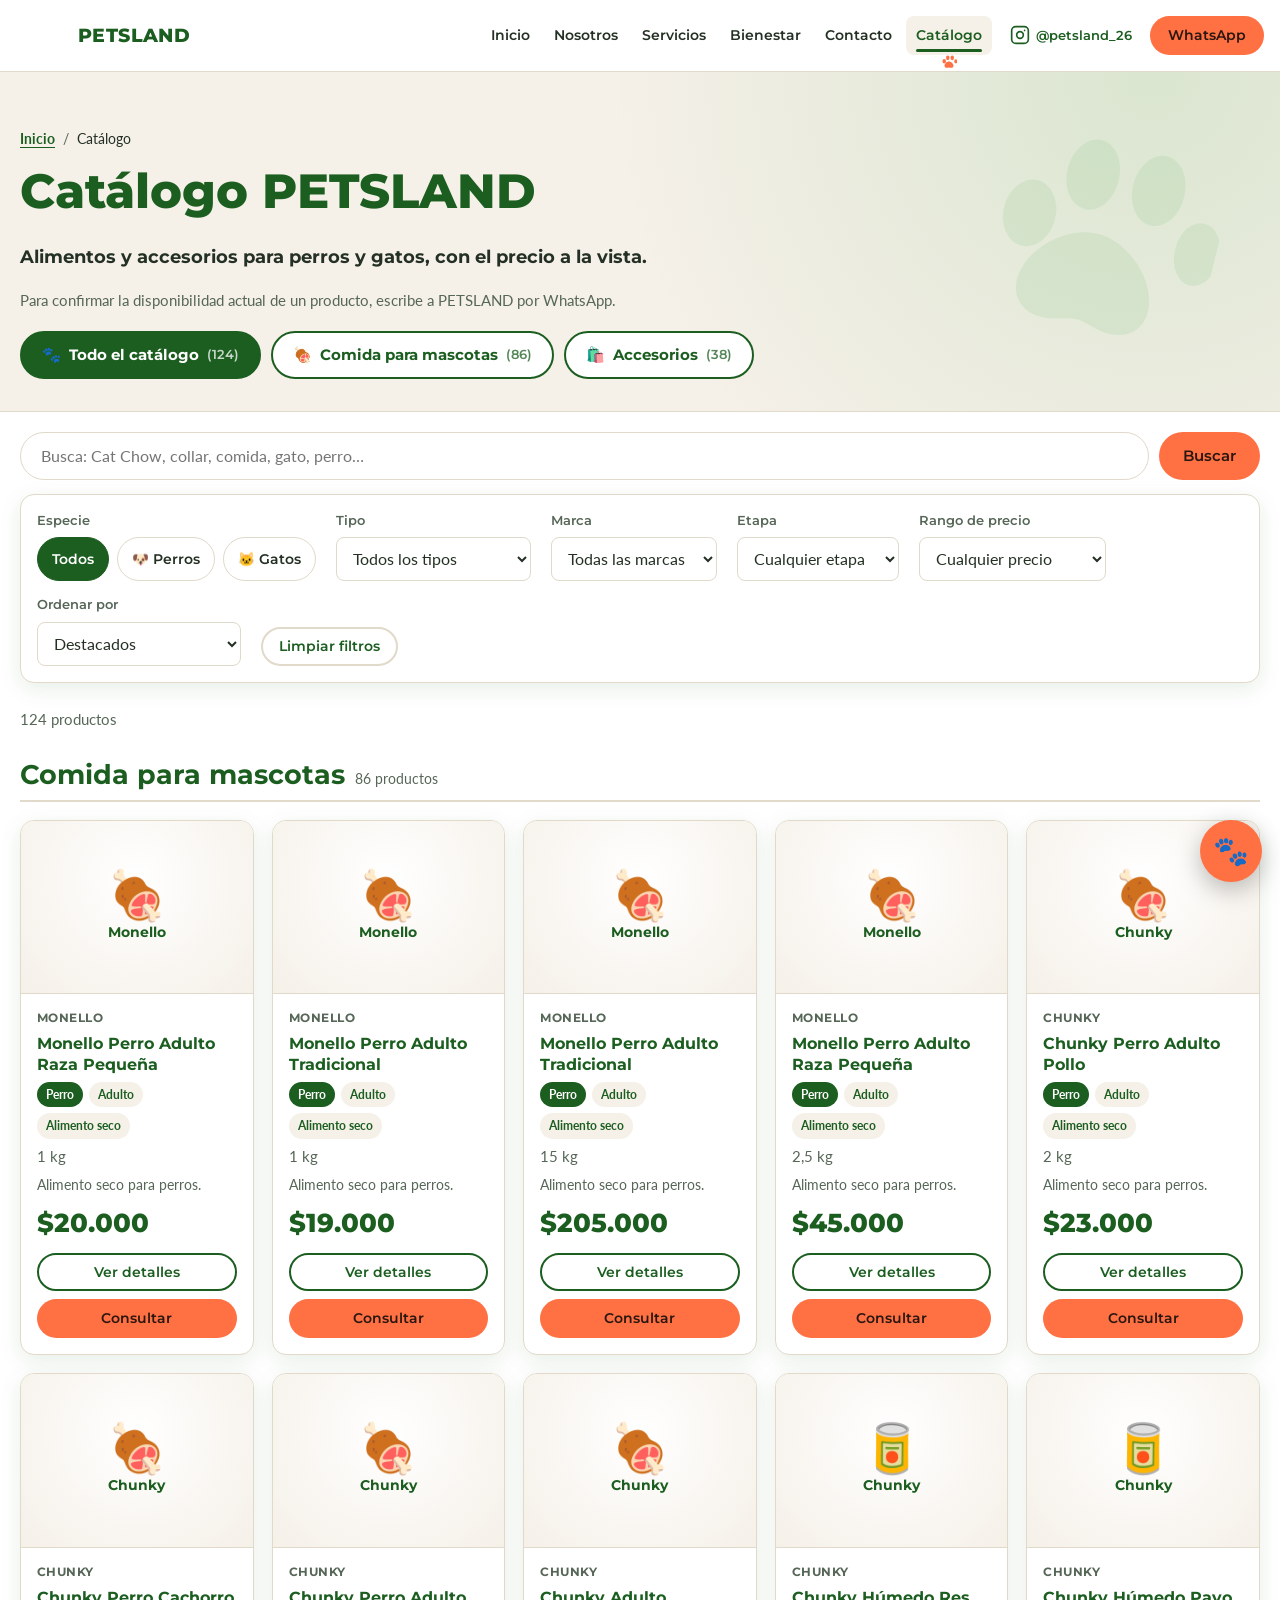
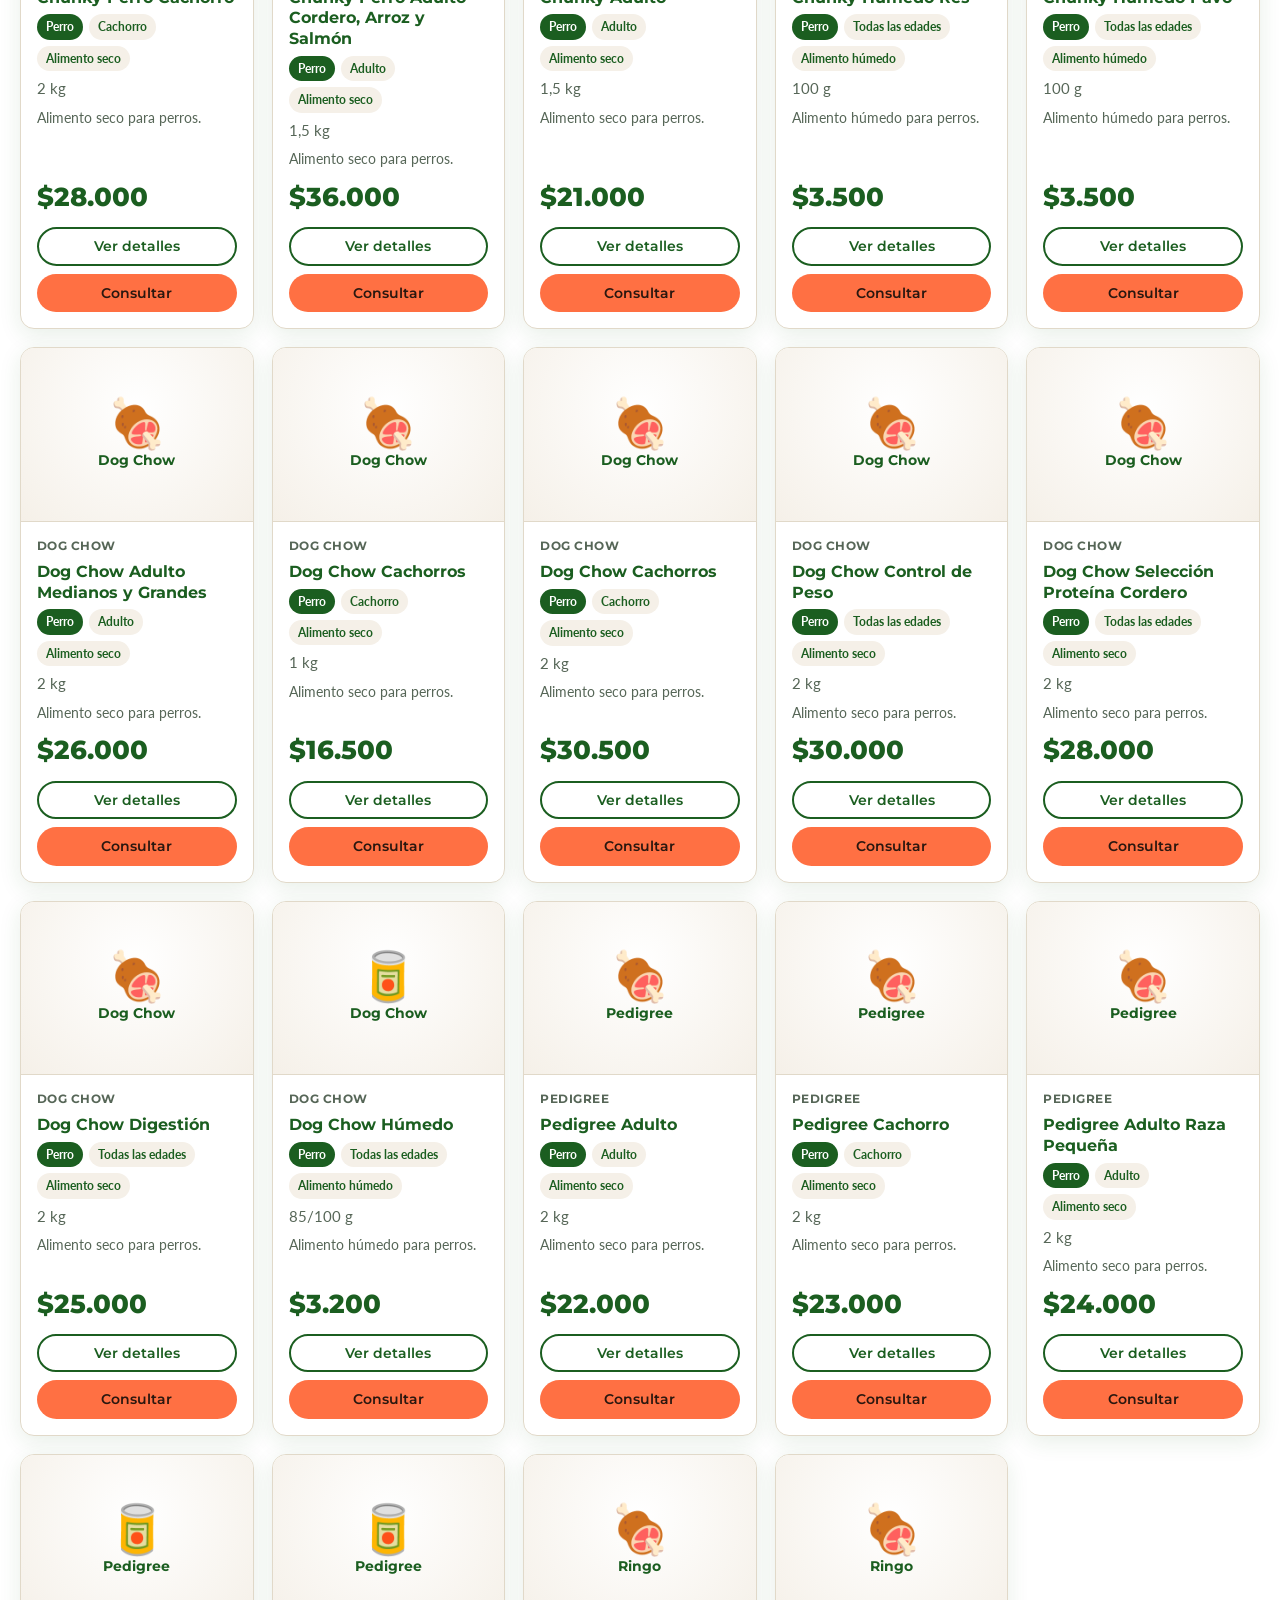
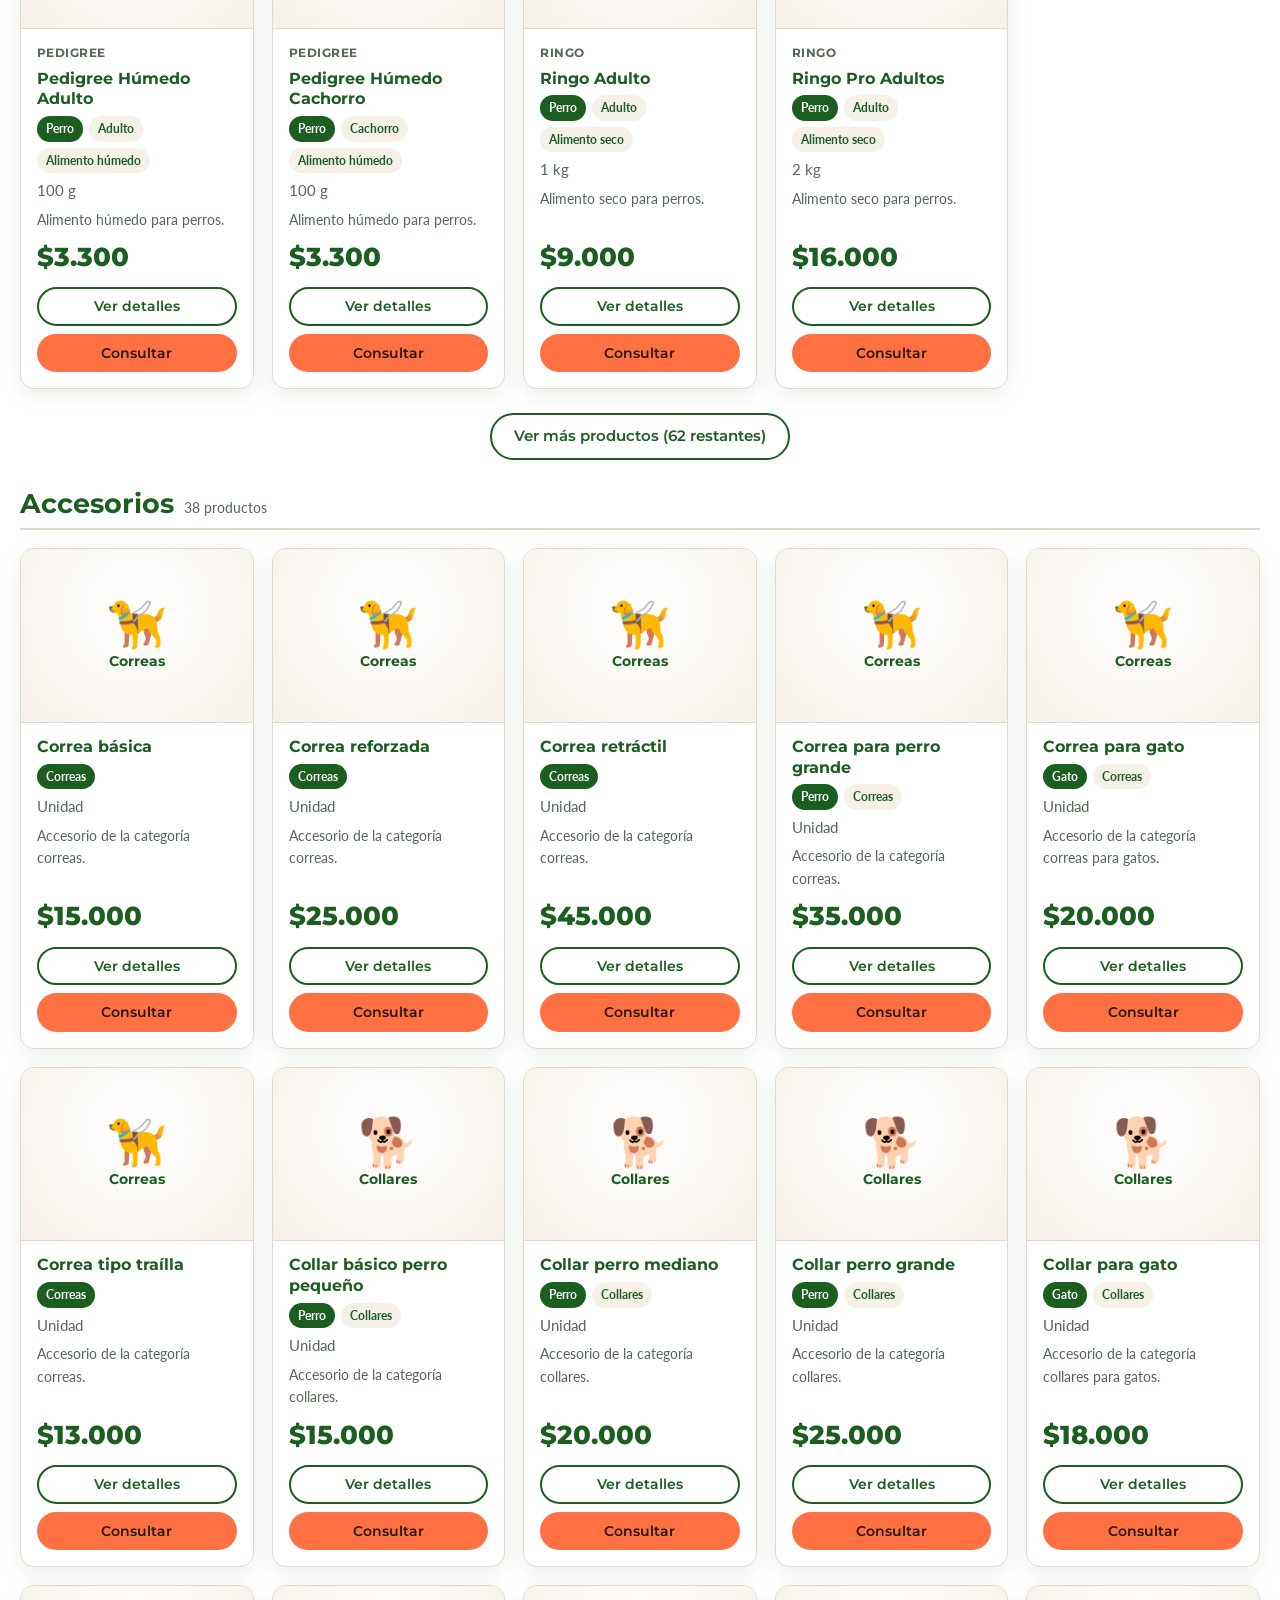
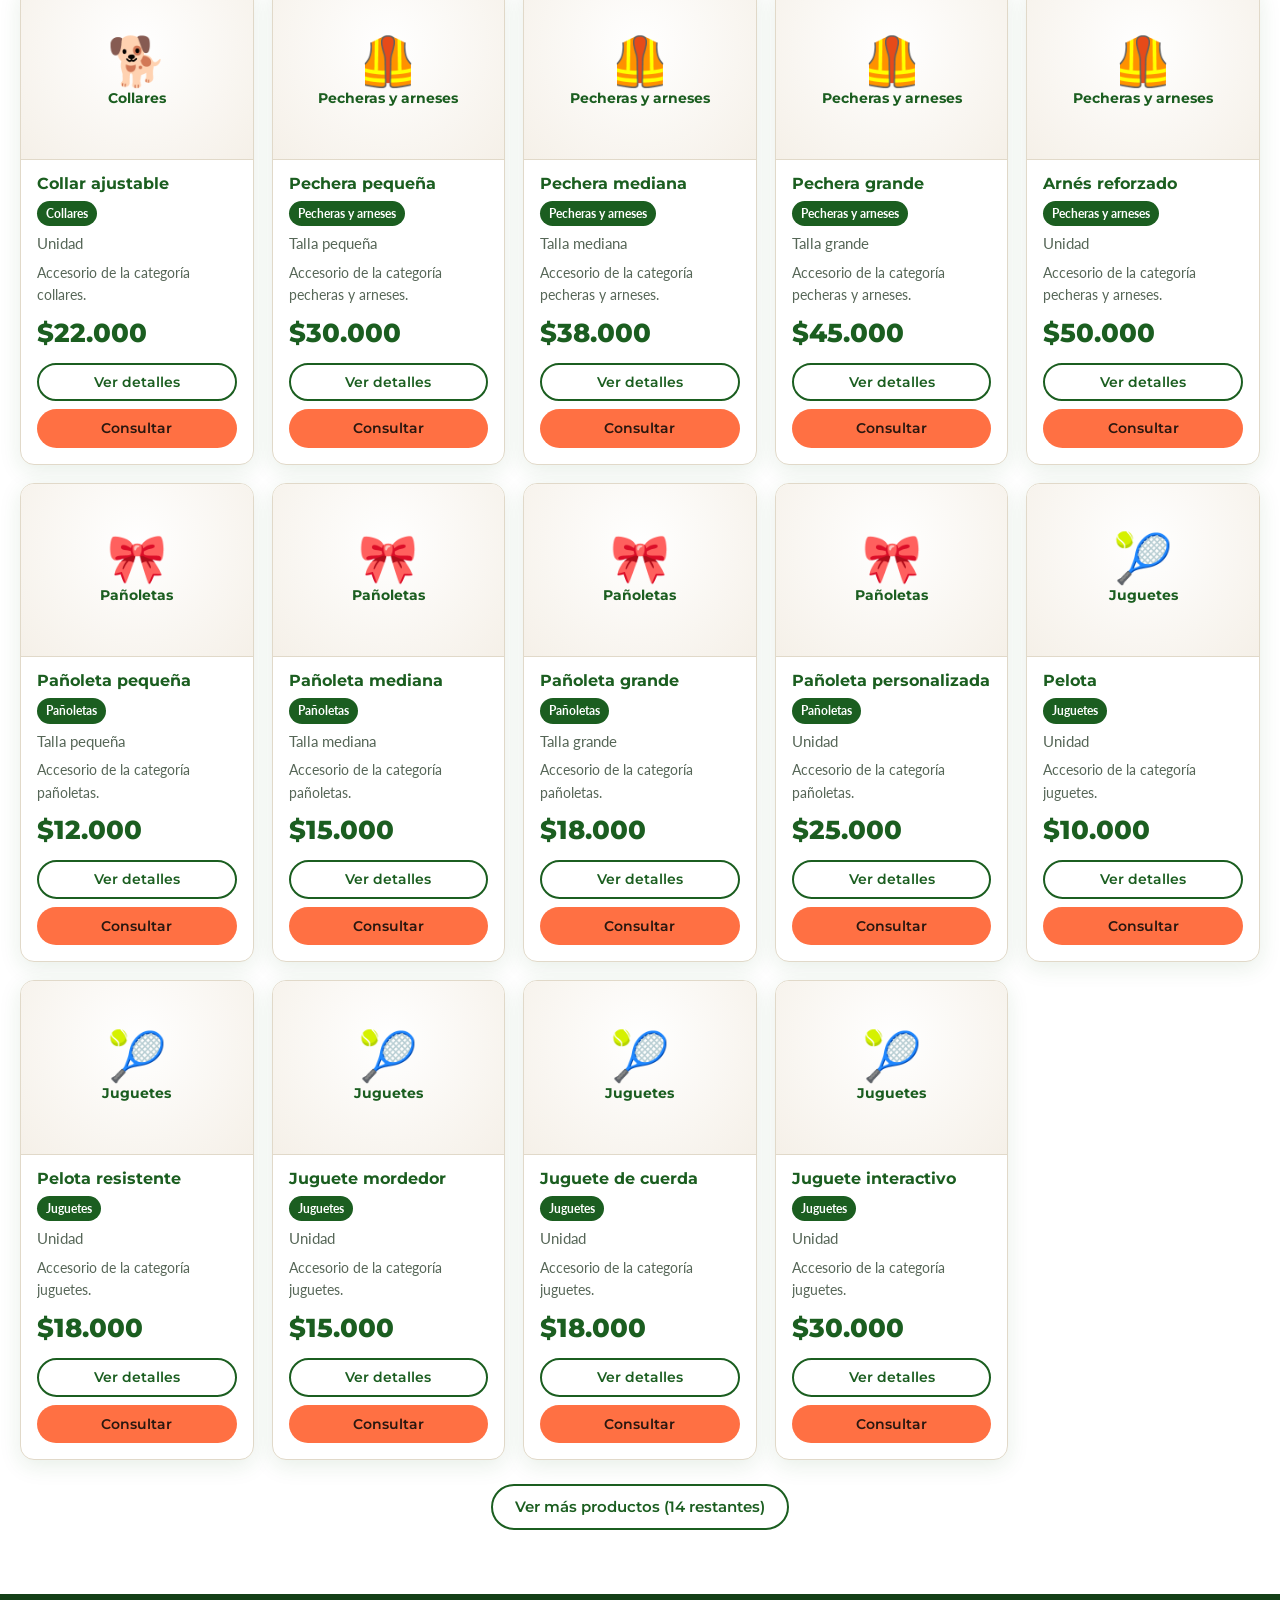
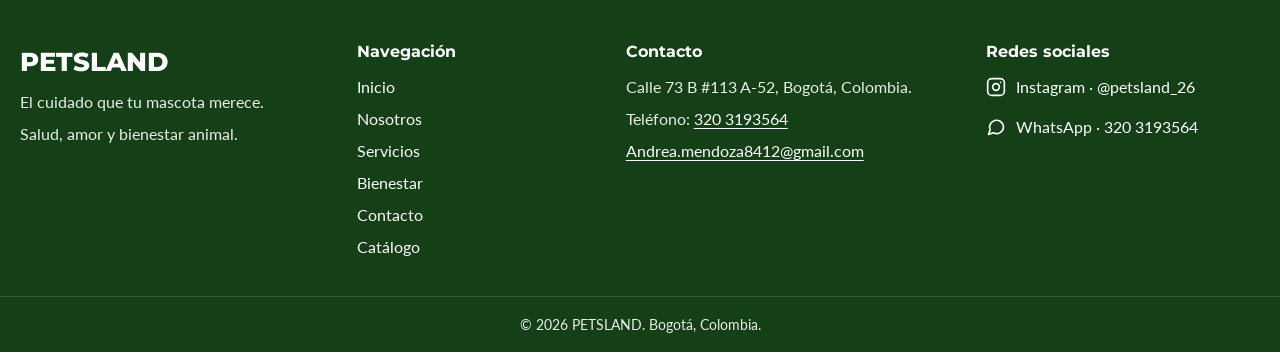
<file: catalogo (1).html>
<!DOCTYPE html>
<html lang="es">
  <head>
    <meta charset="UTF-8" />
    <meta name="viewport" content="width=device-width, initial-scale=1" />
    <title>
      Catálogo PETSLAND | Alimentos y accesorios para perros y gatos
    </title>
    <meta
      name="description"
      content="Catálogo de PETSLAND: alimentos y accesorios para perros y gatos con el precio a la vista. Busca por marca, especie o categoría."
    />
    <meta name="theme-color" content="#1B5E20" />
    <link rel="preconnect" href="https://fonts.googleapis.com" />
    <link rel="preconnect" href="https://fonts.gstatic.com" crossorigin />
    <link
      href="https://fonts.googleapis.com/css2?family=Lato:wght@400;700&family=Montserrat:wght@500;600;700;800&display=swap"
      rel="stylesheet"
    />
    <link rel="stylesheet" href="catalogo.css" />
  </head>
  <body>
    <a class="skip-link" href="#resultados">Saltar al catálogo</a>

    <!-- ENCABEZADO -->
    <header class="site-header" id="top">
      <div class="header-inner">
        <a
          class="brand"
          href="index.html"
          aria-label="PETSLAND, volver al inicio"
        >
          <video
            class="brand-logo"
            autoplay
            muted
            loop
            playsinline
            preload="metadata"
            aria-hidden="true"
          >
            <source
              src="https://videotourl.com/videos/1790281864009-19416ce6-12de-4b8e-9f9b-3872ed444907.mp4"
              type="video/mp4"
            />
          </video>
          <span class="brand-name">PETSLAND</span>
        </a>

        <nav id="menu" class="main-nav" aria-label="Navegación principal">
          <ul>
            <li><a href="index.html">Inicio</a></li>
            <li><a href="index.html#nosotros">Nosotros</a></li>
            <li><a href="index.html#servicios">Servicios</a></li>
            <li><a href="index.html#bienestar">Bienestar</a></li>
            <li><a href="index.html#contacto">Contacto</a></li>
            <li><a href="catalogo.html" aria-current="page">Catálogo</a></li>
          </ul>
          <a
            class="nav-ig"
            href="https://www.instagram.com/petsland_26/"
            target="_blank"
            rel="noopener"
            aria-label="Instagram de PETSLAND, @petsland_26"
            ><svg class="ico" viewBox="0 0 24 24" aria-hidden="true">
              <rect x="2" y="2" width="20" height="20" rx="5" />
              <circle cx="12" cy="12" r="4" />
              <path d="M17.5 6.5h.01" /></svg
            ><span>@petsland_26</span></a
          >
          <a
            class="btn btn-primary btn-sm"
            id="header-wa"
            href="https://wa.me/573203193564"
            target="_blank"
            rel="noopener"
            >WhatsApp</a
          >
        </nav>

        <button
          class="burger"
          id="burger"
          type="button"
          aria-label="Abrir menú"
          aria-expanded="false"
          aria-controls="menu"
        >
          <span></span><span></span><span></span>
        </button>
      </div>
    </header>

    <main>
      <!-- TÍTULO Y CATEGORÍAS -->
      <section class="cat-hero" aria-labelledby="cat-title">
        <div class="container">
          <nav class="crumbs" aria-label="Ruta de navegación">
            <a href="index.html">Inicio</a>
            <span aria-hidden="true">/</span>
            <span aria-current="page">Catálogo</span>
          </nav>
          <h1 id="cat-title">Catálogo PETSLAND</h1>
          <p class="lead">
            Alimentos y accesorios para perros y gatos, con el precio a la
            vista.
          </p>
          <p class="small-note">
            Para confirmar la disponibilidad actual de un producto, escribe a
            PETSLAND por WhatsApp.
          </p>

          <div
            class="group-tabs"
            id="group-tabs"
            role="group"
            aria-label="Categorías del catálogo"
          >
            <button
              type="button"
              class="group-tab is-on"
              data-group="todos"
              aria-pressed="true"
            >
              <span aria-hidden="true">🐾</span> Todo el catálogo
              <small id="n-todos"></small>
            </button>
            <button
              type="button"
              class="group-tab"
              data-group="comida"
              aria-pressed="false"
            >
              <span aria-hidden="true">🍖</span> Comida para mascotas
              <small id="n-comida"></small>
            </button>
            <button
              type="button"
              class="group-tab"
              data-group="accesorios"
              aria-pressed="false"
            >
              <span aria-hidden="true">🛍️</span> Accesorios
              <small id="n-accesorios"></small>
            </button>
          </div>
        </div>
      </section>

      <!-- BUSCADOR Y FILTROS -->
      <section
        class="toolbar"
        id="buscar"
        aria-label="Buscar y filtrar productos"
      >
        <div class="container">
          <form class="search-row" id="search-form" role="search">
            <label class="sr-only" for="f-search">Buscar productos</label>
            <input
              id="f-search"
              type="search"
              placeholder="Busca: Cat Chow, collar, comida, gato, perro…"
              autocomplete="off"
            />
            <button type="submit" class="btn btn-primary">Buscar</button>
          </form>

          <div class="filters">
            <div class="field">
              <span class="field-label" id="lbl-especie">Especie</span>
              <div
                class="chips"
                id="f-species"
                role="group"
                aria-labelledby="lbl-especie"
              >
                <button
                  type="button"
                  class="chip is-on"
                  data-value="todos"
                  aria-pressed="true"
                >
                  Todos
                </button>
                <button
                  type="button"
                  class="chip"
                  data-value="perro"
                  aria-pressed="false"
                >
                  🐶 Perros
                </button>
                <button
                  type="button"
                  class="chip"
                  data-value="gato"
                  aria-pressed="false"
                >
                  🐱 Gatos
                </button>
              </div>
            </div>

            <div class="field">
              <label for="f-sub">Tipo</label>
              <select id="f-sub"></select>
            </div>

            <div class="field" id="field-brand">
              <label for="f-brand">Marca</label>
              <select id="f-brand"></select>
            </div>

            <div class="field" id="field-stage">
              <label for="f-stage">Etapa</label>
              <select id="f-stage"></select>
            </div>

            <div class="field">
              <label for="f-price">Rango de precio</label>
              <select id="f-price"></select>
            </div>

            <div class="field">
              <label for="f-sort">Ordenar por</label>
              <select id="f-sort">
                <option value="default">Destacados</option>
                <option value="price-asc">Precio: menor a mayor</option>
                <option value="price-desc">Precio: mayor a menor</option>
                <option value="name-asc">Nombre A-Z</option>
                <option value="name-desc">Nombre Z-A</option>
              </select>
            </div>

            <button type="button" class="btn btn-ghost btn-sm" id="f-reset">
              Limpiar filtros
            </button>
          </div>
        </div>
      </section>

      <!-- RESULTADOS -->
      <section class="results" aria-label="Productos del catálogo">
        <div class="container">
          <p class="result-count" id="result-count" aria-live="polite"></p>
          <div id="resultados" tabindex="-1"></div>
          <noscript
            ><p>
              Activa JavaScript para ver los productos del catálogo, o
              escríbenos por WhatsApp.
            </p></noscript
          >
          <div class="empty" id="empty" hidden>
            <p>No encontramos productos con esos filtros.</p>
            <button
              type="button"
              class="btn btn-outline btn-sm"
              id="empty-reset"
            >
              Ver todo el catálogo
            </button>
          </div>
        </div>
      </section>
    </main>

    <!-- PIE DE PÁGINA -->
    <footer class="site-footer">
      <div class="container footer-grid">
        <div class="f-brand">
          <p class="footer-brand">PETSLAND</p>
          <p>El cuidado que tu mascota merece.</p>
          <p>Salud, amor y bienestar animal.</p>
        </div>
        <nav aria-labelledby="f-nav">
          <h2 class="f-title" id="f-nav">Navegación</h2>
          <ul class="footer-links">
            <li><a href="index.html">Inicio</a></li>
            <li><a href="index.html#nosotros">Nosotros</a></li>
            <li><a href="index.html#servicios">Servicios</a></li>
            <li><a href="index.html#bienestar">Bienestar</a></li>
            <li><a href="index.html#contacto">Contacto</a></li>
            <li><a href="catalogo.html" aria-current="page">Catálogo</a></li>
          </ul>
        </nav>
        <div>
          <h2 class="f-title">Contacto</h2>
          <address>
            <p>Calle 73 B #113 A-52, Bogotá, Colombia.</p>
            <p>Teléfono: <a href="tel:+573203193564">320 3193564</a></p>
            <p>
              <a href="mailto:Andrea.mendoza8412@gmail.com"
                >Andrea.mendoza8412@gmail.com</a
              >
            </p>
          </address>
        </div>
        <div>
          <h2 class="f-title">Redes sociales</h2>
          <ul class="f-social">
            <li>
              <a
                href="https://www.instagram.com/petsland_26/"
                target="_blank"
                rel="noopener"
                ><svg class="ico" viewBox="0 0 24 24" aria-hidden="true">
                  <rect x="2" y="2" width="20" height="20" rx="5" />
                  <circle cx="12" cy="12" r="4" />
                  <path d="M17.5 6.5h.01" /></svg
                ><span>Instagram · @petsland_26</span></a
              >
            </li>
            <li>
              <a
                href="https://wa.me/573203193564"
                target="_blank"
                rel="noopener"
                ><svg class="ico" viewBox="0 0 24 24" aria-hidden="true">
                  <path
                    d="M21 11.5a8.4 8.4 0 0 1-12.4 7.4L3 21l1.9-5.4A8.4 8.4 0 1 1 21 11.5z"
                  /></svg
                ><span>WhatsApp · 320 3193564</span></a
              >
            </li>
          </ul>
        </div>
      </div>
      <p class="footer-copy">
        © <span id="year">2026</span> PETSLAND. Bogotá, Colombia.
      </p>
    </footer>

    <!-- CHATBOT -->
    <button
      type="button"
      class="chat-fab"
      id="chat-fab"
      aria-label="Abrir el asistente de PETSLAND"
      aria-expanded="false"
      aria-controls="chat-window"
    >
      <span aria-hidden="true">🐾</span>
    </button>

    <section
      class="chat-window"
      id="chat-window"
      role="dialog"
      aria-label="Asistente PETSLAND"
      hidden
    >
      <header class="chat-head">
        <div>
          <p class="chat-title">Asistente PETSLAND</p>
          <p class="chat-subtitle">Precios, productos, servicios y contacto</p>
        </div>
        <button
          type="button"
          class="chat-close"
          id="chat-close"
          aria-label="Cerrar el asistente"
        >
          ×
        </button>
      </header>
      <div class="chat-log" id="chat-log" aria-live="polite"></div>
      <div
        class="chat-quick"
        id="chat-quick"
        aria-label="Accesos rápidos"
      ></div>
      <form class="chat-form" id="chat-form" autocomplete="off">
        <label class="sr-only" for="chat-input">Escribe tu pregunta</label>
        <input
          id="chat-input"
          type="text"
          placeholder="Escribe tu pregunta…"
          maxlength="300"
        />
        <button type="submit" class="chat-send" aria-label="Enviar mensaje">
          Enviar
        </button>
      </form>
    </section>

    <!-- DETALLE DE PRODUCTO -->
    <dialog class="modal" id="product-dialog" aria-labelledby="pd-title">
      <div class="modal-body">
        <div class="pd-media" id="pd-media"></div>
        <p class="pd-brand" id="pd-brand"></p>
        <h2 id="pd-title"></h2>
        <p class="pd-price" id="pd-price"></p>
        <dl class="pd-meta" id="pd-meta"></dl>
        <p id="pd-desc"></p>
        <p class="small-note">
          Para confirmar disponibilidad actual, escribe a PETSLAND.
        </p>
        <div class="btn-row">
          <a
            class="btn btn-primary"
            id="pd-wa"
            href="https://wa.me/573203193564"
            target="_blank"
            rel="noopener"
            >Consultar por WhatsApp</a
          >
          <button type="button" class="btn btn-outline" id="pd-close">
            Cerrar
          </button>
        </div>
      </div>
    </dialog>

    <script src="catalogo.js"></script>
  </body>
</html>
</file>
<file: catalogo.css>
/* =====================================================
   PETSLAND · Catálogo
   Paleta y tipografía oficiales de PETSLAND
   ===================================================== */

/* ===== Variables ===== */
:root {
    --green: #4caf50;
    --orange: #ff7043;
    --cream: #f5f0e8;
    --dark-green: #1b5e20;
    --white: #ffffff;
    --ink: #243024;
    --muted: #566657;
    --line: #e1d9c9;
    --on-orange: #2a170f;
    --radius-s: 8px;
    --radius-m: 14px;
    --radius-l: 28px;
    --header-h: 72px;
    --shadow: 0 6px 22px rgba(27, 94, 32, 0.1);
    --font-title: "Montserrat", "Segoe UI", Arial, sans-serif;
    --font-text: "Lato", "Segoe UI", Arial, sans-serif;
  }
  
  /* ===== Base ===== */
  *,
  *::before,
  *::after {
    box-sizing: border-box;
  }
  html {
    scroll-behavior: smooth;
    scroll-padding-top: calc(var(--header-h) + 8px);
  }
  body {
    margin: 0;
    font-family: var(--font-text);
    font-size: 1.02rem;
    line-height: 1.6;
    color: var(--ink);
    background: var(--white);
    overflow-x: hidden;
  }
  [hidden] {
    display: none !important;
  }
  img {
    max-width: 100%;
    height: auto;
    display: block;
  }
  h1,
  h2,
  h3,
  h4 {
    font-family: var(--font-title);
    color: var(--dark-green);
    line-height: 1.2;
    margin: 0 0 0.5em;
  }
  h1 {
    font-size: clamp(2rem, 5vw, 3rem);
    font-weight: 800;
  }
  h2 {
    font-size: clamp(1.3rem, 2.6vw, 1.7rem);
    font-weight: 700;
  }
  p {
    margin: 0 0 1em;
    max-width: 68ch;
  }
  a {
    color: var(--dark-green);
    text-underline-offset: 3px;
  }
  ul {
    margin: 0;
    padding: 0;
    list-style: none;
  }
  address {
    font-style: normal;
  }
  :focus-visible {
    outline: 3px solid var(--orange);
    outline-offset: 3px;
    border-radius: 4px;
  }
  
  .container {
    width: min(1240px, 100% - 32px);
    margin-inline: auto;
  }
  .sr-only {
    position: absolute;
    width: 1px;
    height: 1px;
    overflow: hidden;
    clip: rect(0 0 0 0);
    white-space: nowrap;
  }
  .skip-link {
    position: absolute;
    left: -999px;
    top: 8px;
    background: var(--dark-green);
    color: var(--white);
    padding: 10px 16px;
    z-index: 200;
    border-radius: var(--radius-s);
  }
  .skip-link:focus {
    left: 8px;
  }
  .lead {
    font-size: 1.15rem;
    color: var(--ink);
    font-weight: 700;
    font-family: var(--font-title);
    line-height: 1.45;
  }
  .small-note {
    font-size: 0.92rem;
    color: var(--muted);
  }
  
  /* ===== Botones ===== */
  .btn {
    display: inline-flex;
    align-items: center;
    justify-content: center;
    padding: 12px 22px;
    border-radius: 999px;
    border: 2px solid transparent;
    font-family: var(--font-title);
    font-weight: 600;
    font-size: 0.95rem;
    text-decoration: none;
    cursor: pointer;
    line-height: 1.2;
    text-align: center;
    transition: transform 0.15s ease, background-color 0.15s ease,
      color 0.15s ease;
  }
  .btn:hover {
    transform: translateY(-2px);
  }
  .btn-primary {
    background: var(--orange);
    color: var(--on-orange);
  }
  .btn-primary:hover {
    background: #ff8460;
  }
  .btn-outline {
    background: transparent;
    color: var(--dark-green);
    border-color: var(--dark-green);
  }
  .btn-outline:hover {
    background: var(--dark-green);
    color: var(--white);
  }
  .btn-ghost {
    background: transparent;
    color: var(--dark-green);
    border-color: var(--line);
  }
  .btn-ghost:hover {
    border-color: var(--dark-green);
  }
  .btn-sm {
    padding: 9px 16px;
    font-size: 0.86rem;
  }
  .btn-row {
    display: flex;
    flex-wrap: wrap;
    gap: 12px;
    margin-top: 16px;
  }
  
  /* ===== Encabezado (igual que la página principal) ===== */
  .site-header {
    position: sticky; top: 0; z-index: 100;
    background: rgba(255, 255, 255, .96);
    backdrop-filter: blur(8px);
    border-bottom: 1px solid var(--line);
    height: var(--header-h);
    transition: box-shadow .2s ease;
  }
  .site-header.is-stuck { box-shadow: 0 4px 18px rgba(27, 94, 32, .12); }
  .header-inner { width: min(1280px, 100% - 32px); margin-inline: auto; height: 100%; display: flex; align-items: center; justify-content: space-between; gap: 16px; }
  .brand { display: flex; align-items: center; gap: 10px; text-decoration: none; }
  .brand-logo { width: 52px; height: auto; max-height: 56px; object-fit: contain; border-radius: var(--radius-s); }
  .brand-name { font-family: var(--font-title); font-weight: 800; font-size: 1.2rem; color: var(--dark-green); letter-spacing: .02em; }
  .main-nav { display: flex; align-items: center; gap: 18px; }
  .main-nav ul { display: flex; gap: 4px; }
  .main-nav ul a { position: relative; display: block; padding: 8px 10px; text-decoration: none; font-family: var(--font-title); font-weight: 600; font-size: .86rem; color: var(--ink); border-radius: var(--radius-s); }
  .main-nav ul a:hover, .main-nav ul a[aria-current] { background: var(--cream); color: var(--dark-green); }
  .nav-ig { display: inline-flex; align-items: center; gap: 6px; font-family: var(--font-title); font-weight: 600; font-size: .84rem; text-decoration: none; color: var(--dark-green); white-space: nowrap; }
  .nav-ig:hover { text-decoration: underline; }
  .burger { display: none; width: 46px; height: 46px; border: 1px solid var(--line); background: var(--white); border-radius: var(--radius-m); cursor: pointer; padding: 0; flex-direction: column; align-items: center; justify-content: center; gap: 5px; }
  .burger span { display: block; width: 22px; height: 2px; background: var(--dark-green); transition: transform .2s ease, opacity .2s ease; }
  .burger[aria-expanded="true"] span:nth-child(1) { transform: translateY(7px) rotate(45deg); }
  .burger[aria-expanded="true"] span:nth-child(2) { opacity: 0; }
  .burger[aria-expanded="true"] span:nth-child(3) { transform: translateY(-7px) rotate(-45deg); }
  
  @media (max-width: 1180px) {
    .nav-ig { display: none; }
  }
  @media (max-width: 1040px) {
    .burger { display: flex; }
    .main-nav {
      position: absolute; top: var(--header-h); left: 0; right: 0;
      background: var(--white); border-bottom: 1px solid var(--line);
      flex-direction: column; align-items: stretch; gap: 8px; padding: 12px 20px 20px;
      max-height: calc(100vh - var(--header-h)); overflow-y: auto;
      display: none;
    }
    .main-nav.is-open { display: flex; }
    .main-nav ul { flex-direction: column; }
    .main-nav ul a { padding: 12px 8px; font-size: 1rem; }
    .nav-ig { display: inline-flex; padding: 8px; }
    .main-nav .btn { width: 100%; }
  }
  
  /* ===== Título y categorías ===== */
  .cat-hero {
    position: relative;
    overflow: hidden;
    background: radial-gradient(circle at 90% 0%, rgba(76, 175, 80, 0.16), transparent 45%), var(--cream);
    padding: clamp(28px, 5vw, 56px) 0 clamp(20px, 3vw, 32px);
    border-bottom: 1px solid var(--line);
  }
  .group-tabs {
    display: flex;
    flex-wrap: wrap;
    gap: 10px;
    margin-top: 18px;
  }
  .group-tab {
    display: inline-flex;
    align-items: center;
    gap: 8px;
    min-height: 48px;
    padding: 10px 20px;
    border-radius: 999px;
    border: 2px solid var(--dark-green);
    background: var(--white);
    color: var(--dark-green);
    font-family: var(--font-title);
    font-weight: 700;
    font-size: 0.95rem;
    cursor: pointer;
    transition: background-color 0.15s ease, color 0.15s ease,
      transform 0.15s ease;
  }
  .group-tab small {
    font-weight: 600;
    opacity: 0.75;
  }
  .group-tab:hover {
    transform: translateY(-2px);
  }
  .group-tab.is-on {
    background: var(--dark-green);
    color: var(--white);
  }
  
  /* ===== Buscador y filtros ===== */
  .toolbar {
    padding: 20px 0 4px;
  }
  .search-row {
    display: flex;
    gap: 10px;
    margin-bottom: 14px;
  }
  .search-row input {
    flex: 1;
    min-width: 0;
    font: inherit;
    font-size: 1rem;
    border: 1.5px solid var(--line);
    border-radius: 999px;
    padding: 10px 20px;
    min-height: 48px;
  }
  .search-row input:focus,
  .field select:focus {
    border-color: var(--dark-green);
    outline: 2px solid var(--green);
    outline-offset: 1px;
  }
  .filters {
    display: flex;
    flex-wrap: wrap;
    gap: 14px 20px;
    align-items: flex-end;
    background: var(--white);
    border: 1px solid var(--line);
    border-radius: var(--radius-m);
    padding: 16px;
  }
  .field {
    display: flex;
    flex-direction: column;
    gap: 6px;
    min-width: 0;
  }
  .field label,
  .field-label {
    font-family: var(--font-title);
    font-weight: 600;
    font-size: 0.8rem;
    color: var(--muted);
  }
  .field select {
    font: inherit;
    font-size: 0.98rem;
    color: var(--ink);
    background: var(--white);
    border: 1.5px solid var(--line);
    border-radius: var(--radius-s);
    padding: 9px 12px;
    min-height: 44px;
    max-width: 100%;
  }
  .chips {
    display: flex;
    flex-wrap: wrap;
    gap: 8px;
  }
  .chip {
    border: 1.5px solid var(--line);
    background: var(--white);
    color: var(--ink);
    padding: 8px 14px;
    border-radius: 999px;
    font-family: var(--font-title);
    font-weight: 600;
    font-size: 0.85rem;
    cursor: pointer;
    min-height: 44px;
    transition: background-color 0.15s ease, border-color 0.15s ease;
  }
  .chip:hover {
    border-color: var(--green);
  }
  .chip.is-on {
    background: var(--dark-green);
    border-color: var(--dark-green);
    color: var(--white);
  }
  
  /* ===== Resultados ===== */
  .results {
    padding: 12px 0 64px;
  }
  .result-count {
    font-size: 0.95rem;
    color: var(--muted);
    margin: 8px 0 4px;
  }
  .cat-section {
    margin-top: 28px;
  }
  .cat-section > h2 {
    display: flex;
    align-items: baseline;
    gap: 10px;
    flex-wrap: wrap;
    padding-bottom: 8px;
    border-bottom: 2px solid var(--line);
    margin-bottom: 18px;
  }
  .cat-section > h2 small {
    font-family: var(--font-text);
    font-size: 0.9rem;
    font-weight: 400;
    color: var(--muted);
  }
  .product-grid {
    display: grid;
    grid-template-columns: repeat(auto-fill, minmax(230px, 1fr));
    gap: 18px;
  }
  .more-row {
    text-align: center;
    margin-top: 24px;
  }
  .empty {
    text-align: center;
    padding: 40px 0;
  }
  .empty p {
    margin-inline: auto;
  }
  
  /* ===== Tarjetas ===== */
  .product-card {
    background: var(--white);
    border: 1px solid var(--line);
    border-radius: var(--radius-m);
    overflow: hidden;
    display: flex;
    flex-direction: column;
    box-shadow: var(--shadow);
    animation: appear 0.35s ease both;
    transition: transform 0.2s ease, box-shadow 0.2s ease;
  }
  .product-card:hover {
    transform: translateY(-3px);
    box-shadow: 0 10px 28px rgba(27, 94, 32, 0.16);
  }
  @keyframes appear {
    from {
      opacity: 0;
      transform: translateY(8px);
    }
    to {
      opacity: 1;
      transform: none;
    }
  }
  
  /* Imagen: proporción fija para que todas las tarjetas queden iguales */
  .card-media {
    aspect-ratio: 4 / 3;
    background: var(--cream);
    border-bottom: 1px solid var(--line);
    display: grid;
    place-items: center;
    padding: 10px;
  }
  .card-media img {
    width: 100%;
    height: 100%;
    object-fit: contain;
  }
  .ph {
    display: flex;
    flex-direction: column;
    align-items: center;
    justify-content: center;
    gap: 4px;
    text-align: center;
    padding: 8px;
  }
  .ph-emoji {
    font-size: 3rem;
    line-height: 1;
  }
  .ph-label {
    font-family: var(--font-title);
    font-weight: 700;
    font-size: 0.85rem;
    color: var(--dark-green);
  }
  
  .product-body {
    padding: 14px 16px 16px;
    display: flex;
    flex-direction: column;
    gap: 6px;
    flex: 1;
  }
  .product-brand {
    font-family: var(--font-title);
    font-weight: 700;
    font-size: 0.78rem;
    color: var(--muted);
    text-transform: uppercase;
    letter-spacing: 0.04em;
    margin: 0;
  }
  .product-body h3 {
    font-size: 1rem;
    margin: 0;
    line-height: 1.3;
  }
  .product-meta {
    display: flex;
    flex-wrap: wrap;
    gap: 6px;
  }
  .tag {
    font-size: 0.76rem;
    padding: 3px 9px;
    border-radius: 999px;
    background: var(--cream);
    color: var(--dark-green);
    font-weight: 700;
  }
  .product-pres {
    font-size: 0.92rem;
    color: var(--muted);
    margin: 0;
  }
  .product-desc {
    font-size: 0.88rem;
    color: var(--muted);
    margin: 0;
    display: -webkit-box;
    -webkit-line-clamp: 2;
    -webkit-box-orient: vertical;
    overflow: hidden;
  }
  .price {
    font-family: var(--font-title);
    font-weight: 800;
    color: var(--dark-green);
    font-size: 1.6rem;
    line-height: 1.1;
    margin: auto 0 0;
    padding-top: 6px;
  }
  .product-actions {
    display: flex;
    flex-direction: column;
    gap: 8px;
    margin-top: 10px;
  }
  .product-actions .btn {
    width: 100%;
  }
  
  /* ===== Detalle de producto ===== */
  .modal {
    border: none;
    border-radius: var(--radius-l);
    padding: 0;
    width: min(520px, calc(100vw - 32px));
    max-height: calc(100vh - 32px);
    box-shadow: 0 20px 60px rgba(0, 0, 0, 0.3);
    color: var(--ink);
  }
  .modal::backdrop {
    background: rgba(20, 40, 22, 0.55);
  }
  .modal-body {
    padding: 24px;
  }
  .pd-media {
    aspect-ratio: 16 / 10;
    background: var(--cream);
    border-radius: var(--radius-m);
    display: grid;
    place-items: center;
    padding: 10px;
    margin-bottom: 16px;
  }
  .pd-media img {
    width: 100%;
    height: 100%;
    object-fit: contain;
  }
  .pd-brand {
    color: var(--muted);
    font-weight: 700;
    margin-bottom: 4px;
    font-family: var(--font-title);
    font-size: 0.85rem;
  }
  .pd-brand:empty {
    display: none;
  }
  .pd-price {
    font-family: var(--font-title);
    font-weight: 800;
    font-size: 2rem;
    color: var(--dark-green);
    margin-bottom: 12px;
  }
  .pd-meta {
    display: grid;
    grid-template-columns: auto 1fr;
    gap: 6px 16px;
    margin: 0 0 14px;
  }
  .pd-meta dt {
    font-weight: 700;
    color: var(--muted);
  }
  .pd-meta dd {
    margin: 0;
  }
  
  /* ===== Pie de página ===== */
  .site-footer { background: #143F17; color: #E8EFE6; padding: 48px 0 0; }
  .site-footer a { color: #fff; }
  .footer-grid { display: grid; grid-template-columns: 1.3fr 1fr 1.4fr 1.2fr; gap: 32px 40px; }
  .footer-brand { font-family: var(--font-title); font-weight: 800; font-size: 1.6rem; margin-bottom: 6px; color: #fff; }
  .site-footer p { margin-bottom: 6px; }
  .footer-links { display: grid; gap: 6px; }
  .footer-links a { text-decoration: none; }
  .footer-links a:hover { text-decoration: underline; }
  .footer-copy { margin: 36px 0 0; padding: 16px 20px; text-align: center; border-top: 1px solid rgba(255, 255, 255, .15); max-width: none; font-size: .9rem; }
  
  /* ===== Chatbot ===== */
  .chat-fab {
    position: fixed;
    right: 18px;
    bottom: 18px;
    z-index: 150;
    width: 62px;
    height: 62px;
    border-radius: 50%;
    border: none;
    cursor: pointer;
    background: var(--orange);
    color: var(--on-orange);
    font-size: 1.8rem;
    box-shadow: 0 8px 24px rgba(0, 0, 0, 0.25);
    display: flex;
    align-items: center;
    justify-content: center;
    transition: transform 0.15s ease;
  }
  .chat-fab:hover {
    transform: scale(1.06);
  }
  .chat-window {
    position: fixed;
    right: 18px;
    bottom: 90px;
    z-index: 160;
    width: min(400px, calc(100vw - 24px));
    height: min(650px, 75vh);
    background: var(--white);
    border-radius: var(--radius-l);
    border: 1px solid var(--line);
    box-shadow: 0 18px 50px rgba(0, 0, 0, 0.28);
    display: flex;
    flex-direction: column;
    overflow: hidden;
    animation: appear 0.25s ease both;
  }
  .chat-window[hidden] {
    display: none;
  }
  .chat-head {
    background: var(--dark-green);
    color: var(--white);
    padding: 14px 16px;
    display: flex;
    justify-content: space-between;
    align-items: center;
    gap: 10px;
  }
  .chat-title {
    font-family: var(--font-title);
    font-weight: 700;
    margin: 0;
    font-size: 1.05rem;
  }
  .chat-subtitle {
    margin: 0;
    font-size: 0.8rem;
    opacity: 0.85;
  }
  .chat-close {
    background: transparent;
    border: none;
    color: var(--white);
    font-size: 1.8rem;
    line-height: 1;
    cursor: pointer;
    width: 40px;
    height: 40px;
    border-radius: 50%;
  }
  .chat-close:hover {
    background: rgba(255, 255, 255, 0.15);
  }
  .chat-log {
    flex: 1;
    overflow-y: auto;
    padding: 14px;
    background: var(--cream);
    display: flex;
    flex-direction: column;
    gap: 10px;
  }
  .msg {
    max-width: 88%;
    padding: 10px 14px;
    border-radius: 16px;
    font-size: 0.96rem;
    line-height: 1.5;
    overflow-wrap: anywhere;
  }
  .msg p {
    margin: 0 0 6px;
    max-width: none;
  }
  .msg p:last-child {
    margin-bottom: 0;
  }
  .msg a {
    color: var(--dark-green);
    font-weight: 700;
  }
  .msg-bot {
    background: var(--white);
    border: 1px solid var(--line);
    align-self: flex-start;
    border-bottom-left-radius: 4px;
  }
  .msg-user {
    background: var(--dark-green);
    color: var(--white);
    align-self: flex-end;
    border-bottom-right-radius: 4px;
  }
  .msg-list {
    margin: 6px 0;
  }
  .msg-list li {
    padding: 3px 0;
    border-bottom: 1px dashed var(--line);
    font-size: 0.92rem;
  }
  .msg-list li:last-child {
    border-bottom: none;
  }
  .msg-buttons {
    display: flex;
    flex-wrap: wrap;
    gap: 6px;
    margin-top: 8px;
  }
  .msg-btn {
    border: 1.5px solid var(--dark-green);
    background: var(--white);
    color: var(--dark-green);
    border-radius: 999px;
    padding: 7px 12px;
    font-family: var(--font-title);
    font-weight: 600;
    font-size: 0.8rem;
    cursor: pointer;
    text-decoration: none;
    display: inline-block;
    line-height: 1.2;
  }
  .msg-btn:hover {
    background: var(--dark-green);
    color: var(--white);
  }
  .msg-btn.is-wa {
    background: var(--orange);
    border-color: var(--orange);
    color: var(--on-orange);
  }
  .msg-typing {
    color: var(--muted);
    font-style: italic;
  }
  .chat-quick {
    display: flex;
    gap: 6px;
    overflow-x: auto;
    padding: 8px 12px;
    border-top: 1px solid var(--line);
    background: var(--white);
    scrollbar-width: thin;
  }
  .chat-quick .msg-btn {
    white-space: nowrap;
    flex: 0 0 auto;
  }
  .chat-form {
    display: flex;
    gap: 8px;
    padding: 10px 12px;
    border-top: 1px solid var(--line);
    background: var(--white);
  }
  .chat-form input {
    flex: 1;
    min-width: 0;
    font: inherit;
    border: 1.5px solid var(--line);
    border-radius: 999px;
    padding: 10px 16px;
    min-height: 44px;
  }
  .chat-form input:focus {
    border-color: var(--dark-green);
    outline: 2px solid var(--green);
    outline-offset: 1px;
  }
  .chat-send {
    border: none;
    background: var(--orange);
    color: var(--on-orange);
    border-radius: 999px;
    padding: 0 18px;
    font-family: var(--font-title);
    font-weight: 700;
    cursor: pointer;
    min-height: 44px;
  }
  .chat-send:hover {
    background: #ff8460;
  }
  
  /* ===== Tablet ===== */
  @media (max-width: 900px) {
    .product-grid {
      grid-template-columns: repeat(auto-fill, minmax(200px, 1fr));
      gap: 14px;
    }
  }
  
  /* ===== Celular ===== */
  @media (max-width: 600px) {
    .container,
    .header-inner {
      width: min(1240px, 100% - 24px);
    }
    .brand-name {
      font-size: 1.05rem;
    }
    .group-tab {
      flex: 1 1 100%;
      justify-content: center;
    }
    .search-row {
      flex-direction: column;
    }
    .search-row .btn {
      width: 100%;
    }
    .filters {
      display: grid;
      grid-template-columns: 1fr 1fr;
      gap: 12px;
      padding: 14px;
    }
    .filters .field:first-child,
    .filters .btn {
      grid-column: 1 / -1;
    }
    .field select {
      width: 100%;
    }
    /* Dos columnas de tarjetas compactas */
    .product-grid {
      grid-template-columns: repeat(2, minmax(0, 1fr));
      gap: 10px;
    }
    .product-body {
      padding: 10px 10px 12px;
    }
    .product-body h3 {
      font-size: 0.9rem;
    }
    .price {
      font-size: 1.25rem;
    }
    .ph-emoji {
      font-size: 2.3rem;
    }
    .product-desc {
      display: none;
    }
    .product-actions .btn {
      padding: 9px 8px;
      font-size: 0.8rem;
    }
    .chat-window {
      right: 12px;
      bottom: 84px;
    }
    .chat-fab {
      right: 12px;
      bottom: 14px;
    }
  }
  @media (max-width: 340px) {
    .product-grid {
      grid-template-columns: 1fr;
    }
  }
  
  :root { --paw: url("data:image/svg+xml,%3Csvg xmlns='http://www.w3.org/2000/svg' viewBox='0 0 64 64'%3E%3Cg fill='black'%3E%3Cellipse cx='13' cy='29' rx='7' ry='9'/%3E%3Cellipse cx='27' cy='15' rx='7' ry='9.5'/%3E%3Cellipse cx='45' cy='15' rx='7' ry='9.5'/%3E%3Cellipse cx='59' cy='29' rx='6' ry='8.5'/%3E%3Cpath d='M32 30c-9 0-18 9-18 17 0 6 5 9 11 8 3-.6 5-1.5 7-1.5s4 .9 7 1.5c6 1 11-2 11-8 0-8-9-17-18-17z'/%3E%3C/g%3E%3C/svg%3E"); }
  .ico { width: 20px; height: 20px; flex: none; fill: none; stroke: currentColor; stroke-width: 2; stroke-linecap: round; stroke-linejoin: round; }
  
  /* Huella: aparece al pasar el cursor, al enfocar con teclado y en el enlace activo.
     El subrayado (::before) y el cambio de fondo son el indicador accesible; la huella complementa. */
  .main-nav ul a::before { content: ""; position: absolute; left: 10px; right: 10px; bottom: 3px; height: 3px; border-radius: 3px; background: var(--dark-green); transform: scaleX(0); transform-origin: left; transition: transform .2s ease; pointer-events: none; }
  .main-nav ul a::after { content: ""; position: absolute; left: 50%; bottom: -15px; width: 16px; height: 16px; margin-left: -8px; background: var(--orange); -webkit-mask: var(--paw) center / contain no-repeat; mask: var(--paw) center / contain no-repeat; opacity: 0; transform: translateY(-6px) scale(.4) rotate(-14deg); transition: opacity .18s ease, transform .28s cubic-bezier(.3, 1.6, .5, 1); pointer-events: none; }
  .main-nav ul a:hover::before, .main-nav ul a:focus-visible::before, .main-nav ul a[aria-current]::before { transform: none; }
  .main-nav ul a:hover::after, .main-nav ul a:focus-visible::after, .main-nav ul a[aria-current]::after { opacity: 1; transform: none; }
  .paw-pop { position: absolute; left: 50%; top: -4px; width: 18px; height: 18px; margin-left: -9px; background: var(--orange); -webkit-mask: var(--paw) center / contain no-repeat; mask: var(--paw) center / contain no-repeat; pointer-events: none; z-index: 5; animation: pawPop .6s ease-out forwards; }
  .btn-primary .paw-pop { background: var(--dark-green); }
  @keyframes pawPop { 0% { opacity: 0; transform: translateY(8px) scale(.4); } 30% { opacity: 1; transform: translateY(-6px) scale(1.1) rotate(-10deg); } 100% { opacity: 0; transform: translateY(-22px) scale(1) rotate(8deg); } }
  @media (max-width: 1040px) {
    .main-nav ul a { padding-left: 16px; }
    .main-nav ul a::before { left: 0; right: auto; top: 10px; bottom: 10px; width: 4px; height: auto; transform: scaleY(0); transform-origin: center; }
    .main-nav ul a::after { left: auto; right: 12px; bottom: auto; top: 50%; margin: -8px 0 0; }
  }
  
  
  /* ===== Catálogo: migas, hero y detalles ===== */
  .btn, .group-tab, .chip { position: relative; }
  .crumbs { display: flex; gap: 8px; align-items: center; font-size: .88rem; color: var(--muted); margin-bottom: 12px; }
  .crumbs a { color: var(--dark-green); font-weight: 700; }
  .crumbs [aria-current] { color: var(--ink); }
  .cat-hero .container { position: relative; z-index: 1; }
  .cat-hero::after { content: ""; position: absolute; right: 5%; top: 50%; width: min(240px, 28vw); aspect-ratio: 1; transform: translateY(-50%) rotate(14deg); background: var(--green); opacity: .1; -webkit-mask: var(--paw) center / contain no-repeat; mask: var(--paw) center / contain no-repeat; pointer-events: none; }
  .group-tab:hover:not(.is-on), .chip:hover:not(.is-on) { background: var(--cream); }
  .filters { box-shadow: var(--shadow); }
  .product-card:focus-within { border-color: var(--green); }
  .card-media { background: radial-gradient(circle at 50% 35%, var(--white), var(--cream)); }
  .tag:first-child { background: var(--dark-green); color: var(--white); }
  
  /* ===== Footer (columnas) ===== */
  .f-title { font-size: 1rem; font-weight: 700; color: #fff; margin: 0 0 12px; }
  .f-social { display: grid; gap: 10px; }
  .f-social a { display: inline-flex; align-items: center; gap: 10px; text-decoration: none; }
  .f-social a:hover span { text-decoration: underline; }
  @media (max-width: 900px) { .footer-grid { grid-template-columns: 1fr 1fr; } }
  @media (max-width: 560px) { .footer-grid { grid-template-columns: 1fr; } .hero-badge { width: 84px; max-width: 84px; left: -6px; } }
  
  /* ===== Movimiento reducido ===== */
  @media (prefers-reduced-motion: reduce) {
    html {
      scroll-behavior: auto;
    }
    *,
    *::before,
    *::after {
      animation: none !important;
      transition: none !important;
    }
    .paw-pop {
      display: none;
    }
  }
</file>
